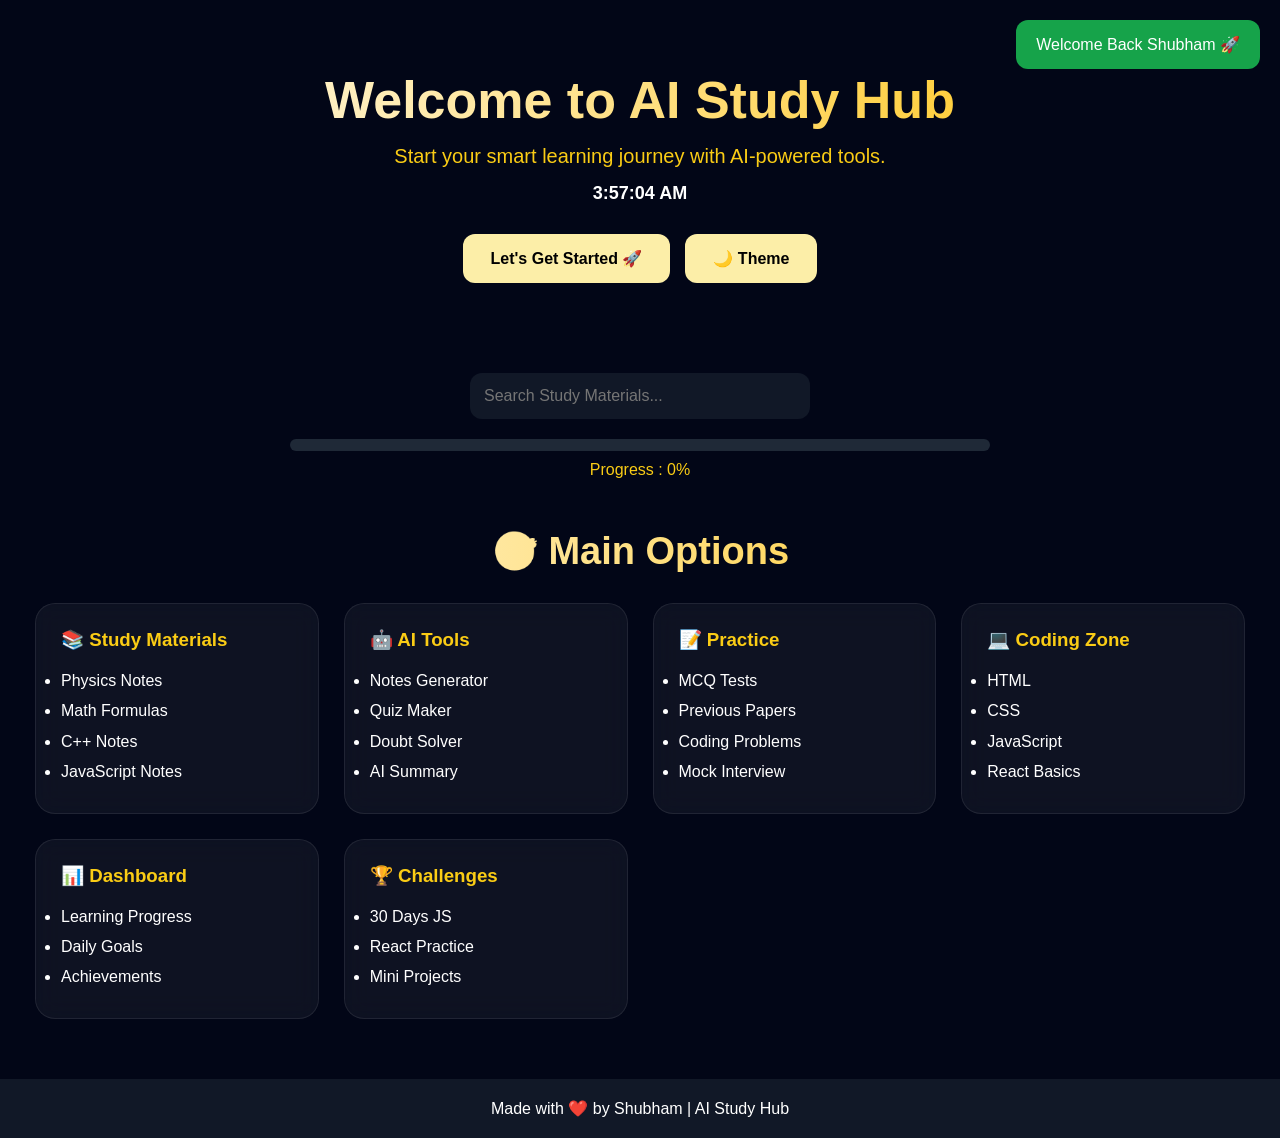
<file: start.html>
<!DOCTYPE html>
<html lang="en">
<head>
<meta charset="UTF-8">
<meta name="viewport" content="width=device-width, initial-scale=1.0">
<title>AI Study Hub</title>

<style>
*{
margin:0;
padding:0;
box-sizing:border-box;
font-family:Segoe UI,Tahoma,Geneva,Verdana,sans-serif;
}

html{scroll-behavior:smooth;}

body{
background:#020617;
color:white;
transition:.4s;
overflow-x:hidden;
}

body.light{
background:#f4f4f4;
color:#111;
}

body.light .card{
background:white;
color:black;
}

body.light .search input{
background:white;
color:black;
border:1px solid #ccc;
}

body.light .clock{color:#333;}

body.light footer{
background:#ddd;
color:black;
}

/* Hero */

.hero{
padding:70px 20px;
text-align:center;
animation:fadeDown 1s ease;
}

.hero h1{
font-size:52px;
background:linear-gradient(90deg,#fff,#ffe082,#ffbf00);
-webkit-background-clip:text;
color:transparent;
}

.hero p{
margin-top:15px;
font-size:20px;
color:#facc15;
}

.clock{
margin-top:15px;
font-size:18px;
font-weight:bold;
}

/* Buttons */

.buttons{
margin-top:30px;
display:flex;
justify-content:center;
gap:15px;
flex-wrap:wrap;
}

button{
padding:15px 28px;
border:none;
border-radius:12px;
cursor:pointer;
font-size:16px;
font-weight:bold;
background:#FCEEA8;
transition:.3s;
position:relative;
overflow:hidden;
}

button:hover{
transform:translateY(-4px);
box-shadow:0 8px 20px rgba(255,191,0,.4);
}

/* Search */

.search{
display:flex;
justify-content:center;
margin:20px;
}

.search input{
width:340px;
padding:14px;
border-radius:12px;
border:none;
background:#111827;
color:white;
font-size:16px;
}

/* Progress */

.progress-container{
width:90%;
max-width:700px;
margin:20px auto;
}

.progress-bg{
background:#1f2937;
height:12px;
border-radius:20px;
overflow:hidden;
}

.progress{
height:100%;
width:0%;
background:linear-gradient(90deg,#06b6d4,#facc15);
transition:.6s;
}

.progress-text{
text-align:center;
margin-top:10px;
color:#facc15;
}

/* Cards */

.title{
text-align:center;
font-size:38px;
margin:50px 0 30px;
background:linear-gradient(90deg,#fff,#ffe082,#ffbf00);
-webkit-background-clip:text;
color:transparent;
}

.grid{
display:grid;
grid-template-columns:repeat(auto-fit,minmax(260px,1fr));
gap:25px;
padding:0 35px 60px;
}

.card{
background:rgba(255,255,255,.05);
backdrop-filter:blur(12px);
padding:25px;
border-radius:20px;
border:1px solid rgba(255,255,255,.08);
transition:.35s;
cursor:pointer;
position:relative;
overflow:hidden;
}

.card::before{
content:"";
position:absolute;
top:0;
left:-100%;
width:100%;
height:100%;
background:linear-gradient(90deg,transparent,rgba(255,255,255,.12),transparent);
transition:.6s;
}

.card:hover::before{
left:100%;
}

.card:hover{
transform:translateY(-8px);
box-shadow:0 15px 35px rgba(0,0,0,.45);
}

.card.active{
border:2px solid #facc15;
box-shadow:0 0 20px rgba(250,204,21,.5);
}

.card h3{
margin-bottom:15px;
color:#facc15;
}

.card ul{
line-height:1.9;
}

/* Toast */

.toast{
position:fixed;
top:20px;
right:-300px;
background:#16a34a;
padding:15px 20px;
border-radius:12px;
color:white;
transition:.5s;
z-index:999;
}

.toast.show{
right:20px;
}

/* Footer */

footer{
background:#111827;
padding:20px;
text-align:center;
}

/* Animation */

@keyframes fadeDown{
from{
opacity:0;
transform:translateY(-40px);
}
to{
opacity:1;
transform:translateY(0);
}
}

@media(max-width:500px){
.hero h1{
font-size:34px;
}
}
</style>

</head>

<body>

<div class="toast" id="toast">Welcome Back Shubham 🚀</div>

<section class="hero">

<h1 id="heading">Welcome to AI Study Hub</h1>

<p>Start your smart learning journey with AI-powered tools.</p>

<div class="clock" id="clock"></div>

<div class="buttons">

<button id="startBtn">Let's Get Started 🚀</button>

<button id="themeBtn">🌙 Theme</button>

</div>

</section>

<div class="search">
<input type="text" id="searchBox" placeholder="Search Study Materials...">
</div>

<div class="progress-container">
<div class="progress-bg">
<div class="progress" id="progressBar"></div>
</div>
<div class="progress-text" id="progressText">Progress : 0%</div>
</div>

<h2 class="title" id="mainOptions">🎯 Main Options</h2>

<div class="grid">

<div class="card">

<h3>📚 Study Materials</h3>

<ul>
<li>Physics Notes</li>
<li>Math Formulas</li>
<li>C++ Notes</li>
<li>JavaScript Notes</li>
</ul>

</div>

<div class="card">

<h3>🤖 AI Tools</h3>

<ul>
<li>Notes Generator</li>
<li>Quiz Maker</li>
<li>Doubt Solver</li>
<li>AI Summary</li>
</ul>

</div>

<div class="card">

<h3>📝 Practice</h3>

<ul>
<li>MCQ Tests</li>
<li>Previous Papers</li>
<li>Coding Problems</li>
<li>Mock Interview</li>
</ul>

</div>

<div class="card">

<h3>💻 Coding Zone</h3>

<ul>
<li>HTML</li>
<li>CSS</li>
<li>JavaScript</li>
<li>React Basics</li>
</ul>

</div>

<div class="card">

<h3>📊 Dashboard</h3>

<ul>
<li>Learning Progress</li>
<li>Daily Goals</li>
<li>Achievements</li>
</ul>

</div>

<div class="card">

<h3>🏆 Challenges</h3>

<ul>
<li>30 Days JS</li>
<li>React Practice</li>
<li>Mini Projects</li>
</ul>

</div>

</div>

<footer>
Made with ❤️ by Shubham | AI Study Hub
</footer>

<script>

/* Elements */

const startBtn=document.getElementById("startBtn");
const heading=document.getElementById("heading");
const themeBtn=document.getElementById("themeBtn");
const cards=document.querySelectorAll(".card");
const clock=document.getElementById("clock");
const progressBar=document.getElementById("progressBar");
const progressText=document.getElementById("progressText");
const toast=document.getElementById("toast");
const searchBox=document.getElementById("searchBox");

/* Welcome Toast */

setTimeout(()=>{
toast.classList.add("show");

setTimeout(()=>{
toast.classList.remove("show");
},2500);

},700);

/* Live Clock */

function updateClock(){
clock.innerText=new Date().toLocaleTimeString();
}

setInterval(updateClock,1000);
updateClock();

/* Theme Toggle */

themeBtn.addEventListener("click",()=>{
document.body.classList.toggle("light");

themeBtn.innerText=document.body.classList.contains("light")
?"☀️ Light":"🌙 Theme";

});

/* Start Button */

startBtn.addEventListener("click",(e)=>{

startBtn.innerText="Learning Started ✅";
startBtn.style.background="#facc15";
startBtn.style.color="black";

heading.innerText="Your Learning Journey Begins!";

document.getElementById("mainOptions").scrollIntoView({
behavior:"smooth"
});

/* Ripple Effect */

const ripple=document.createElement("span");

ripple.style.position="absolute";
ripple.style.width="20px";
ripple.style.height="20px";
ripple.style.borderRadius="50%";
ripple.style.background="rgba(255,255,255,.5)";
ripple.style.left=e.offsetX+"px";
ripple.style.top=e.offsetY+"px";
ripple.style.transform="scale(0)";
ripple.style.transition=".5s";

startBtn.appendChild(ripple);

setTimeout(()=>{
ripple.style.transform="scale(15)";
ripple.style.opacity="0";
},10);

setTimeout(()=>{
ripple.remove();
},500);

});

/* Card Click */

let completed=0;

cards.forEach(card=>{

card.addEventListener("click",()=>{

cards.forEach(c=>c.classList.remove("active"));

card.classList.add("active");

if(!card.dataset.done){

card.dataset.done="true";
completed++;

let percent=Math.round((completed/cards.length)*100);

progressBar.style.width=percent+"%";

progressText.innerText=`Progress : ${percent}%`;

}

});

});

/* Search Filter */

searchBox.addEventListener("keyup",()=>{

const value=searchBox.value.toLowerCase();

cards.forEach(card=>{

const text=card.innerText.toLowerCase();

card.style.display=text.includes(value)?"block":"none";

});

});

</script>

</body>
</html>
</file>
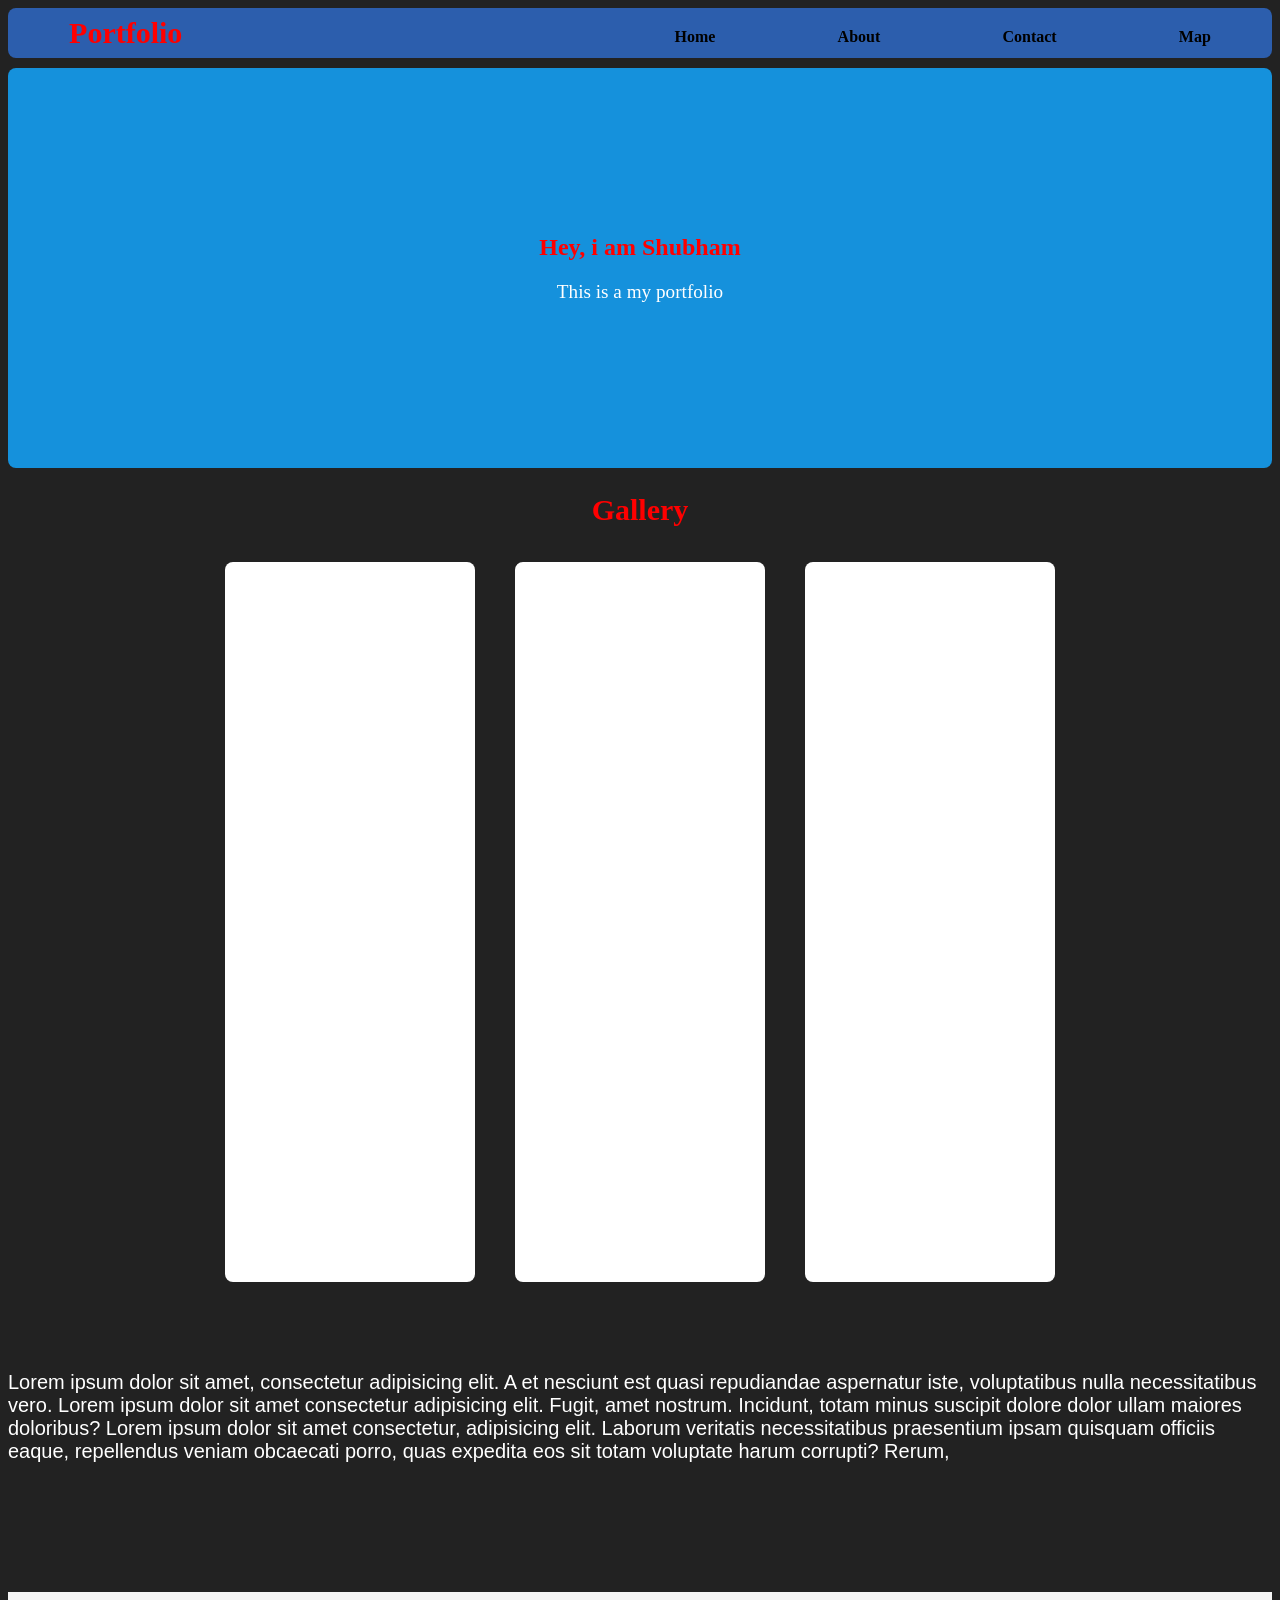
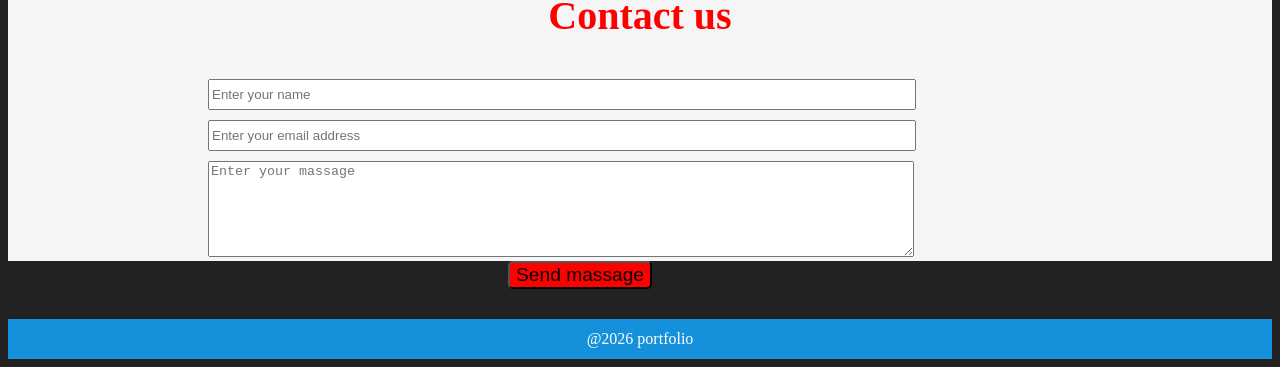
<file: webpage.html>
<!DOCTYPE html>
<html lang="en">
<head>
    <meta charset="UTF-8">
    <meta name="viewport" content="width=device-width, initial-scale=1.0">
    <title>Document</title>
</head>
<style>
   
    body{
        background-color:#222;
        color: white;
    }
 
    
    .main{
        height: 50px;
        background-color: #2C5EAD;
        display: flex;
        justify-content: space-around;
       align-items: center;
       border-radius: 8px;
    }
    nav h1{
        background-color: #2C5EAD;
        text-decoration: none;
        padding-right: 370px;
        padding-top: 0px;
        font-size: 30px;
        color: red;
    }
    nav a{
        background-color:#2C5EAD ;
        text-decoration: none;
        padding-top:8px ;
        color: black;
        font-weight: bolder;
    }
    .card{
      background-color:#1591DC;
        height: 400px;
        width: auto;
        display: flex;
        justify-content: center;
        align-items: center;
        margin-top: 10px;
        border-radius: 8px;
        background-image: url(https://plus.unsplash.com/premium_photo-1686255006386-5f58b00ffe9d?w=600&auto=format&fit=crop&q=60&ixlib=rb-4.1.0&ixid=M3wxMjA3fDB8MHxzZWFyY2h8NXx8YmFja2dyb3VuZCUyMGltYWdlfGVufDB8fDB8fHww);
        background-size: cover;
    }
    .card2{
      
        line-height: normal;
        
        border-radius: 10px;
        
        
    }
    .card2 h1{
        color: red;
        text-align: center;
        animation: shubham 3s ease;
        
    }
    .card2 p{
        text-align: center;
        font-size: larger;
    }
    
    
    .box1{
        background-color: white;
        width: 150px;
        height: 180;
    }
    .title{
       display: flex;
       justify-content: center;
       align-items: center;
    }
    .Gallery
    {
  display: flex;
  justify-content: center;
  font-weight: bolder;
  color: red;
  font-size: 30px;
   
    }
    .box1{
        display: inline-block;
        background-color: white;
        height: 80vh;
        width: 250px;
        margin-right: 20px;
         margin-left: 20px;
         margin-top:10px;
         background-image: url(https://images.unsplash.com/photo-1773332585788-9104ec6f38ef?w=600&auto=format&fit=crop&q=60&ixlib=rb-4.1.0&ixid=M3wxMjA3fDF8MHxmZWF0dXJlZC1waG90b3MtZmVlZHwxNXx8fGVufDB8fHx8fA%3D%3D);
       background-size: cover;
       transition: all 1s linear 0s;
       border-radius: 8px;
    
    }
    .box1:hover{
        transform: translateY(-10px);
    }



    
   @keyframes shubham{
      from{
        opacity:0;
        transform:translateY(-50px);
      }

      to{
        opacity:1;
        transform:translateY(0);
      }
    }
.lines{
    height: 30vh;
    width: auto;
    display: flex;
    justify-content: center;
    align-items: center;
    font-family: sans-serif;
    font-size: 20px;

}
.contact{
    height: 400 px;   
    background-color: whitesmoke;


}
.form1 input{
    height: 25px;
    margin-bottom:10px;
    width: 700px;
   margin-left: 200px;
}
.form1 textarea{
    width: 700px;
    margin-left: 200px;
}
.contact h3{
text-align: center;
color: red;
font-size: 40px;
}
button{
    background-color: red;
    margin-left:500px;
    margin-bottom: 20px;
     margin-bottom: 30px;
    font-size: larger;
    border-radius: 5px;
    transition: all 0.5s linear 0s;
}
button:hover{
    background-color: green;

}
footer{
    background-color: #1591DC;
    height: 40px;
    display: flex;
    justify-content: center;
    align-items: center;
}

</style>
<body>

       
        <nav class="main">
    <h1>Portfolio</h1>
    <a href="#">Home</a>
     <a href="#">About</a>
      <a href="#">Contact</a>
       <a href="#">Map</a>


        </nav>
        
        
        <section class="card">
            <div class="card2">
            <h1>Hey, i am Shubham</h1>
            <p>This is a my portfolio</p></div>
            <div class="card1">

            </div>

        </section>
         <h2 class="Gallery">Gallery</h2>
        <section class="title">
           
            
                <div id="shubh" class="box1">
    
                  
                </div>
                <div class="box1"></div>
                <div class="box1"></div>
                
                </section>
                <section class="lines">
                    <div class="lines1">
                        <p>
                            Lorem ipsum dolor sit amet, consectetur adipisicing elit. A et nesciunt est quasi repudiandae aspernatur iste, voluptatibus nulla necessitatibus vero.
                            Lorem ipsum dolor sit amet consectetur adipisicing elit. Fugit, amet nostrum. Incidunt, totam minus suscipit dolore dolor ullam maiores doloribus?  Lorem ipsum dolor sit amet consectetur, adipisicing elit. Laborum veritatis necessitatibus praesentium ipsam quisquam officiis eaque, repellendus veniam obcaecati porro, quas expedita eos sit totam voluptate harum corrupti? Rerum, 
                        </p>
                    </div>
                </section>
<section class="contact">
    <h3>Contact us </h3>
    <div class="form1">
       <div><input type="text" placeholder="Enter your name">;</div> 
        <div><input type="email" placeholder="Enter your email address">;</div>
      <div> <textarea class="msg" rows="6" placeholder="Enter your massage"></textarea></div> 
     
    </div>

</section>
 <button>Send massage</button>
<footer>
    @2026 portfolio 
</footer>
    
</body>
</html>
</file>
